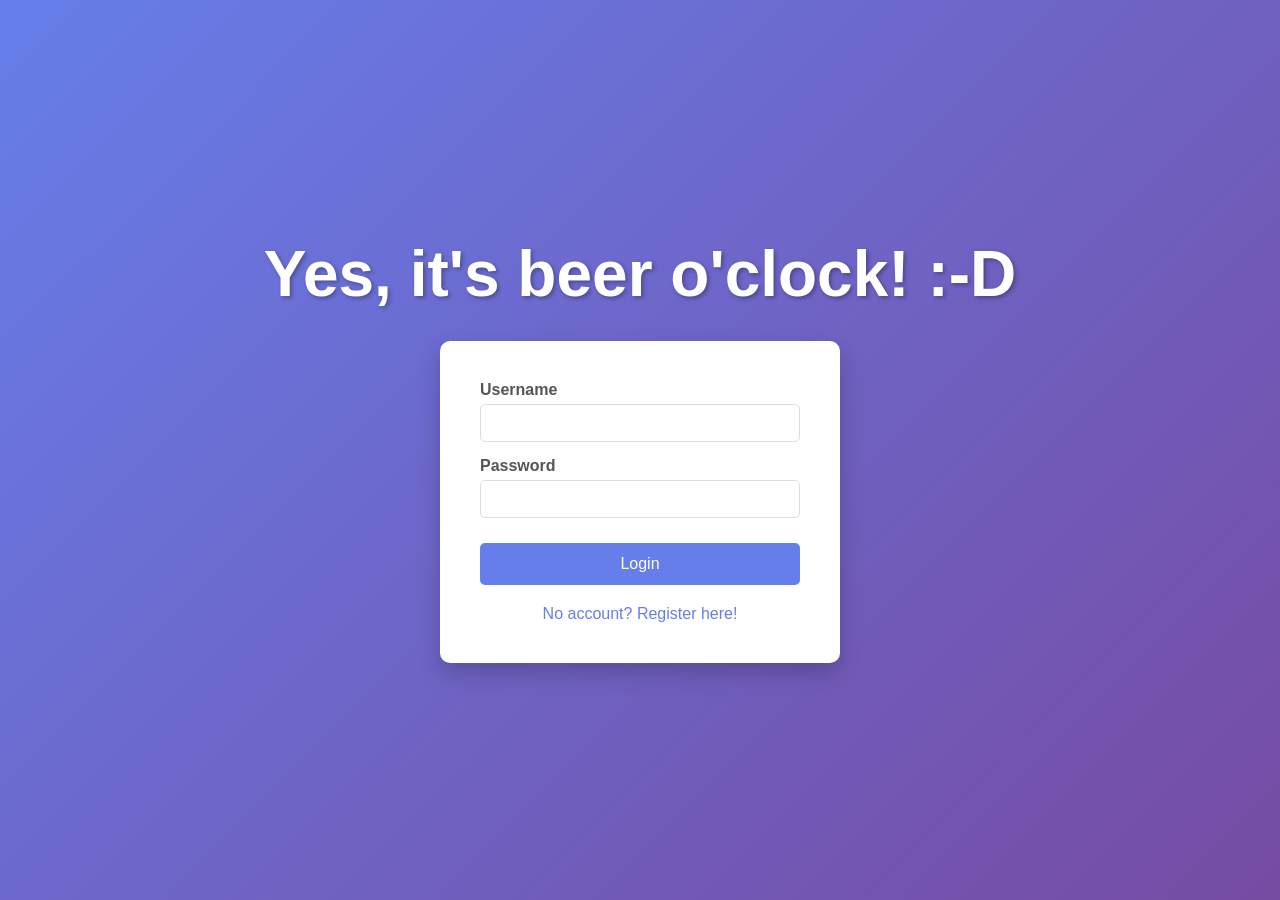
<file: frontend/src/index.html>
<!DOCTYPE html>
<html lang="en-GB">
<head>
    <meta charset="UTF-8">
    <meta name="viewport" content="width=device-width, initial-scale=1.0">
    <title>Is it beer o'clock yet?</title>
    <link rel="stylesheet" href="static/css/main.css"/>
    <link rel="icon" type="image/x-icon" href="static/images/favicon.ico"/>
</head>
<body>
    <h1 id="beerMessage"></h1>

    <div class="container">
        <a class="schedule-toggle-link hidden" id="scheduleToggleLink">⚙️ Schedule</a>
        <form id="loginForm">
            <div class="form-group">
                <label for="loginUsername">Username</label>
                <input type="text" id="loginUsername" required>
            </div>
            <div class="form-group">
                <label for="loginPassword">Password</label>
                <input type="password" id="loginPassword" required>
            </div>
            <button type="submit">Login</button>
        </form>

        <form id="registerForm" class="hidden">
            <div class="form-group">
                <label for="registerUsername">Username</label>
                <input type="text" id="registerUsername" required>
            </div>
            <div class="form-group">
                <label for="registerPassword">Password</label>
                <input type="password" id="registerPassword" required>
            </div>
            <button type="submit">Register</button>
        </form>

        <form id="beerScheduleForm" class="hidden">
            <div class="form-group">
                <label>Monday</label>
                <div class="time-inputs">
                    <input type="time" id="monday-start" value="16:30" required>
                    <input type="time" id="monday-end" value="01:00" required>
                </div>
            </div>
            <div class="form-group">
                <label>Tuesday</label>
                <div class="time-inputs">
                    <input type="time" id="tuesday-start" value="16:30" required>
                    <input type="time" id="tuesday-end" value="01:00" required>
                </div>
            </div>
            <div class="form-group">
                <label>Wednesday</label>
                <div class="time-inputs">
                    <input type="time" id="wednesday-start" value="16:30" required>
                    <input type="time" id="wednesday-end" value="01:00" required>
                </div>
            </div>
            <div class="form-group">
                <label>Thursday</label>
                <div class="time-inputs">
                    <input type="time" id="thursday-start" value="16:30" required>
                    <input type="time" id="thursday-end" value="01:00" required>
                </div>
            </div>
            <div class="form-group">
                <label>Friday</label>
                <div class="time-inputs">
                    <input type="time" id="friday-start" value="16:30" required>
                    <input type="time" id="friday-end" value="01:00" required>
                </div>
            </div>
            <div class="form-group">
                <label>Saturday</label>
                <div class="time-inputs">
                    <input type="time" id="saturday-start" value="16:30" required>
                    <input type="time" id="saturday-end" value="01:00" required>
                </div>
            </div>
            <div class="form-group">
                <label>Sunday</label>
                <div class="time-inputs">
                    <input type="time" id="sunday-start" value="16:30" required>
                    <input type="time" id="sunday-end" value="01:00" required>
                </div>
            </div>
            <button type="submit">Update Beer Schedule</button>
        </form>

        <button id="logoutButton" class="hidden">Logout</button>

        <a class="toggle-link" id="toggleLink">No account? Register here!</a>
    </div>
    <script src="static/js/app.js"></script>
</body>
</html>
</file>
<file: frontend/src/static/css/main.css>
* {
    margin: 0;
    padding: 0;
    box-sizing: border-box;
}

body {
    font-family: Arial, sans-serif;
    display: flex;
    flex-direction: column;
    justify-content: center;
    align-items: center;
    min-height: 100vh;
    background: linear-gradient(135deg, #667eea 0%, #764ba2 100%);
}

h1 {
    font-size: 4em;
    margin-bottom: 30px;
    color: white;
    text-shadow: 2px 2px 4px rgba(0, 0, 0, 0.3);
}

.container {
    position: relative;
    text-align: center;
    background: white;
    padding: 40px;
    border-radius: 10px;
    box-shadow: 0 10px 25px rgba(0, 0, 0, 0.2);
    max-width: 400px;
    width: 90%;
}

.schedule-toggle-link {
    position: absolute;
    top: 15px;
    right: 15px;
    color: #667eea;
    text-decoration: none;
    cursor: pointer;
    font-size: 14px;
}

.schedule-toggle-link:hover {
    text-decoration: underline;
}

.form-group {
    margin-bottom: 15px;
    text-align: left;
}

label {
    display: block;
    margin-bottom: 5px;
    color: #555;
    font-weight: bold;
}

input[type="text"],
input[type="password"] {
    width: 100%;
    padding: 10px;
    border: 1px solid #ddd;
    border-radius: 5px;
    font-size: 14px;
}

button {
    width: 100%;
    padding: 12px;
    background: #667eea;
    color: white;
    border: none;
    border-radius: 5px;
    font-size: 16px;
    cursor: pointer;
    margin-top: 10px;
}

button:hover {
    background: #5568d3;
}

.toggle-link {
    display: block;
    margin-top: 20px;
    color: #667eea;
    text-decoration: none;
    cursor: pointer;
}

.toggle-link:hover {
    text-decoration: underline;
}

.hidden {
    display: none;
}

.time-inputs {
    display: flex;
    gap: 10px;
}

input[type="time"] {
    width: 100%;
    padding: 10px;
    border: 1px solid #ddd;
    border-radius: 5px;
    font-size: 14px;
}
</file>
